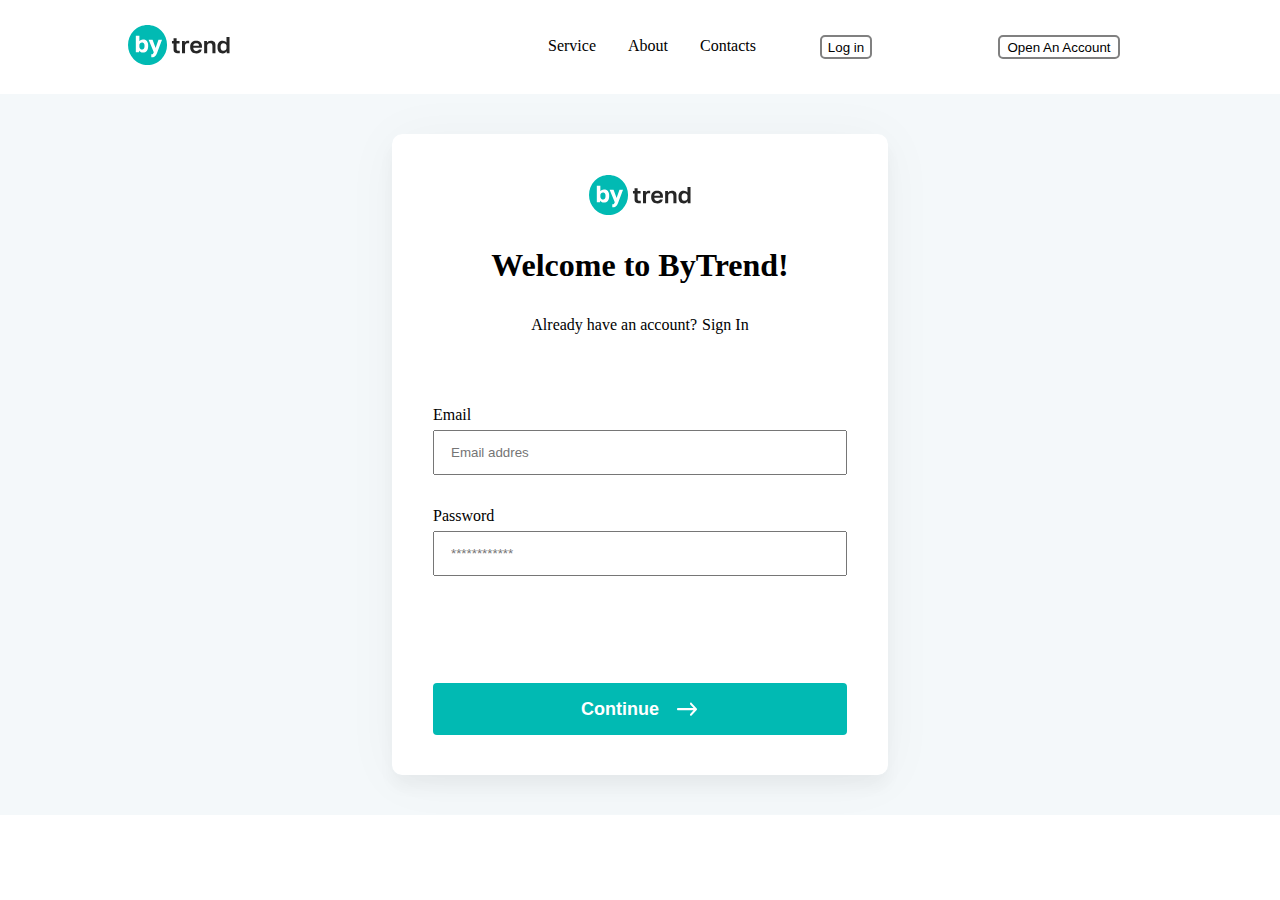
<file: index.html>
<!DOCTYPE html>
<html lang="en">
<head>
    <meta charset="UTF-8">
    <meta name="viewport" content="width=device-width, initial-scale=1.0">
    <title>Document</title>
    <link rel="stylesheet" href="./css/style.css">
    <link rel="stylesheet" href="https://cdnjs.cloudflare.com/ajax/libs/font-awesome/6.5.1/css/all.min.css" integrity="sha512-DTOQO9RWCH3ppGqcWaEA1BIZOC6xxalwEsw9c2QQeAIftl+Vegovlnee1c9QX4TctnWMn13TZye+giMm8e2LwA==" crossorigin="anonymous" referrerpolicy="no-referrer" />
</head>
<body>
    <header>
        <nav>
            <div class="container row">
                <div class="header__nav_left row">
                    <a href="index.html">
                        <img src="./images/logo.svg" alt="">
                    </a>
                </div>
                <div class="header__nav_right row">
                    <ul class="header__nav_list row ">
                        <li class="header__nav_item">
                            <a href="#">Service</a>
                        </li>
                        <li class="header__nav_item">
                            <a href="#">About</a>
                        </li>
                        <li class="header__nav_item">
                            <a href="#">Contacts</a>
                        </li>
                    </ul>
                    <div class="header__nav_btns">
                        <button class="header__nav__log_in">Log in</button>
                        <button class="open__account">Open An Account</button>
                        <button class="header__nav_burger">
                            <i class="fa-solid fa-bars"></i>
                        </button>
                    </div>
                </div>
            </div>
        </nav>
    </header>
    <main>
        <section class="Form__section row">
            <div class="container">
                <fieldset >
                    <form class="column">
                        <div class="form__top">
                            <img src="./images/logo.svg" alt="">
                            <h1>Welcome to ByTrend!</h1>
                            <div class="form__top_p">
                                <p>Already have an account? </p>
                                <a href="./pages/sign in/signin.html">Sign In</a>
                            </div>
                        </div>
                        <div class="email column">
                            <label for="email">Email</label>
                            <input id="email" type="text" placeholder="Email addres" required>
                        </div>
                        <div class="password column">
                            <label for="password">Password</label>
                            <input type="password" id="password" placeholder="************" required>
                        </div>
                        <button class="continue__btn">Continue <svg xmlns="http://www.w3.org/2000/svg" width="24" height="27" viewBox="0 0 24 27" fill="none">
                            <path fill-rule="evenodd" clip-rule="evenodd" d="M15.1956 19.4248C15.5826 19.8565 16.2158 19.8627 16.6098 19.4388L21.7007 13.9618C21.8922 13.7558 22 13.4742 22 13.1802C22 12.8863 21.8922 12.6047 21.7007 12.3987L16.6098 6.9217C16.2158 6.49779 15.5826 6.50403 15.1956 6.93565C14.8087 7.36727 14.8144 8.06082 15.2084 8.48473L18.5547 12.0848L3 12.0848C2.44772 12.0848 2 12.5753 2 13.1802C2 13.7852 2.44772 14.2757 3 14.2757L18.5547 14.2757L15.2084 17.8758C14.8144 18.2997 14.8087 18.9932 15.1956 19.4248Z" fill="white"/></svg>
                        </button>
                    </form>
                </fieldset>
            </div>
        </section>
    </main>
</body>
</html>
</file>
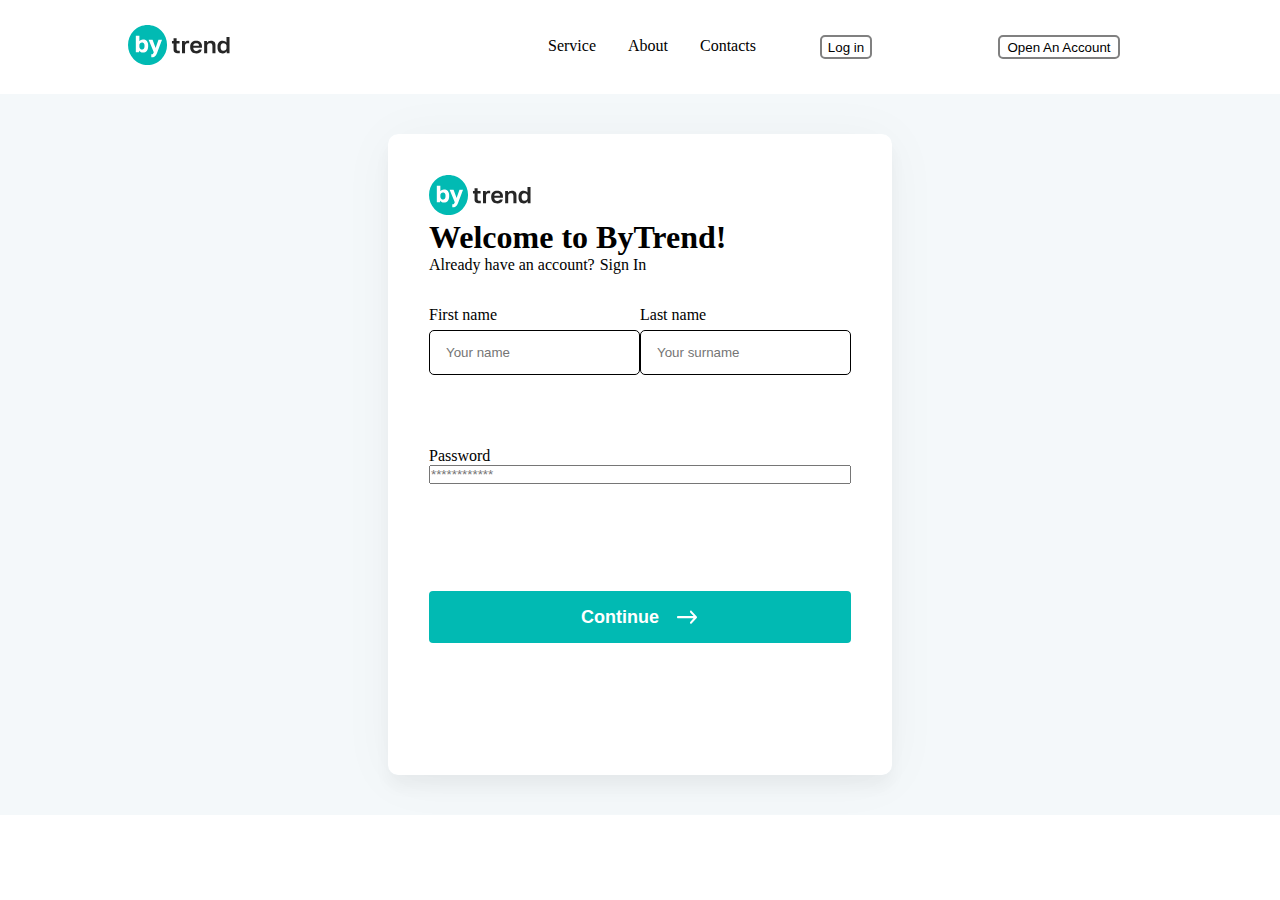
<file: pages/sign in/signin.html>
<!DOCTYPE html>
<html lang="en">
<head>
    <meta charset="UTF-8">
    <meta name="viewport" content="width=device-width, initial-scale=1.0">
    <title>Document</title>
    <link rel="stylesheet" href="./css/style.css">
    <link rel="stylesheet" href="https://cdnjs.cloudflare.com/ajax/libs/font-awesome/6.5.1/css/all.min.css" integrity="sha512-DTOQO9RWCH3ppGqcWaEA1BIZOC6xxalwEsw9c2QQeAIftl+Vegovlnee1c9QX4TctnWMn13TZye+giMm8e2LwA==" crossorigin="anonymous" referrerpolicy="no-referrer" />
</head>
<body>
    <header>
        <nav>
            <div class="container row">
                <div class="header__nav_left row">
                    <a href="index.html">
                        <img src="../../images/logo.svg" alt="">
                    </a>
                </div>
                <div class="header__nav_right row">
                    <ul class="header__nav_list row ">
                        <li class="header__nav_item">
                            <a href="#">Service</a>
                        </li>
                        <li class="header__nav_item">
                            <a href="#">About</a>
                        </li>
                        <li class="header__nav_item">
                            <a href="#">Contacts</a>
                        </li>
                    </ul>
                    <div class="header__nav_btns">
                        <button class="header__nav__log_in">Log in</button>
                        <button class="open__account">Open An Account</button>
                        <button class="header__nav_burger">
                            <i class="fa-solid fa-bars"></i>
                        </button>
                    </div>
                </div>
            </div>
        </nav>
    </header>
    <main>
        <section class="Form__section row">
            <div class="container">
                <fieldset >
                    <form class="column">
                        <div class="form__top">
                            <img src="../../images/logo.svg" alt="">
                            <h1>Welcome to ByTrend!</h1>
                            <div class="form__top_p">
                                <p>Already have an account? </p>
                                <a href="">Sign In</a>
                            </div>
                        </div>
                        <div class="names column">
                            <div class="first_name">
                                <label for="name">First name</label>
                                <input id="name" type="text" placeholder="Your name" required>
                            </div>
                            <div class="last_name">
                                <label for="last_name">Last name</label>
                                <input id="last_name" type="text" placeholder="Your surname" required>
                            </div>
                        </div>
                        <div class="password column">
                            <label for="password">Password</label>
                            <input type="password" id="password" placeholder="************" required>
                        </div>
                        <button class="continue__btn">Continue <svg xmlns="http://www.w3.org/2000/svg" width="24" height="27" viewBox="0 0 24 27" fill="none">
                            <path fill-rule="evenodd" clip-rule="evenodd" d="M15.1956 19.4248C15.5826 19.8565 16.2158 19.8627 16.6098 19.4388L21.7007 13.9618C21.8922 13.7558 22 13.4742 22 13.1802C22 12.8863 21.8922 12.6047 21.7007 12.3987L16.6098 6.9217C16.2158 6.49779 15.5826 6.50403 15.1956 6.93565C14.8087 7.36727 14.8144 8.06082 15.2084 8.48473L18.5547 12.0848L3 12.0848C2.44772 12.0848 2 12.5753 2 13.1802C2 13.7852 2.44772 14.2757 3 14.2757L18.5547 14.2757L15.2084 17.8758C14.8144 18.2997 14.8087 18.9932 15.1956 19.4248Z" fill="white"/></svg>
                        </button>
                    </form>
                </fieldset>
            </div>
        </section>
    </main>
</body>
</html>
</file>
<file: css/style.css>
@import url(./colors.css);
@import url(./reset.css);
@import url(./header.css);
@import url(./sections.css);
</file>
<file: pages/sign in/css/style.css>
@import url(./colors.css);
@import url(./reset.css);
@import url(./header.css);
@import url(./sections.css);
</file>
